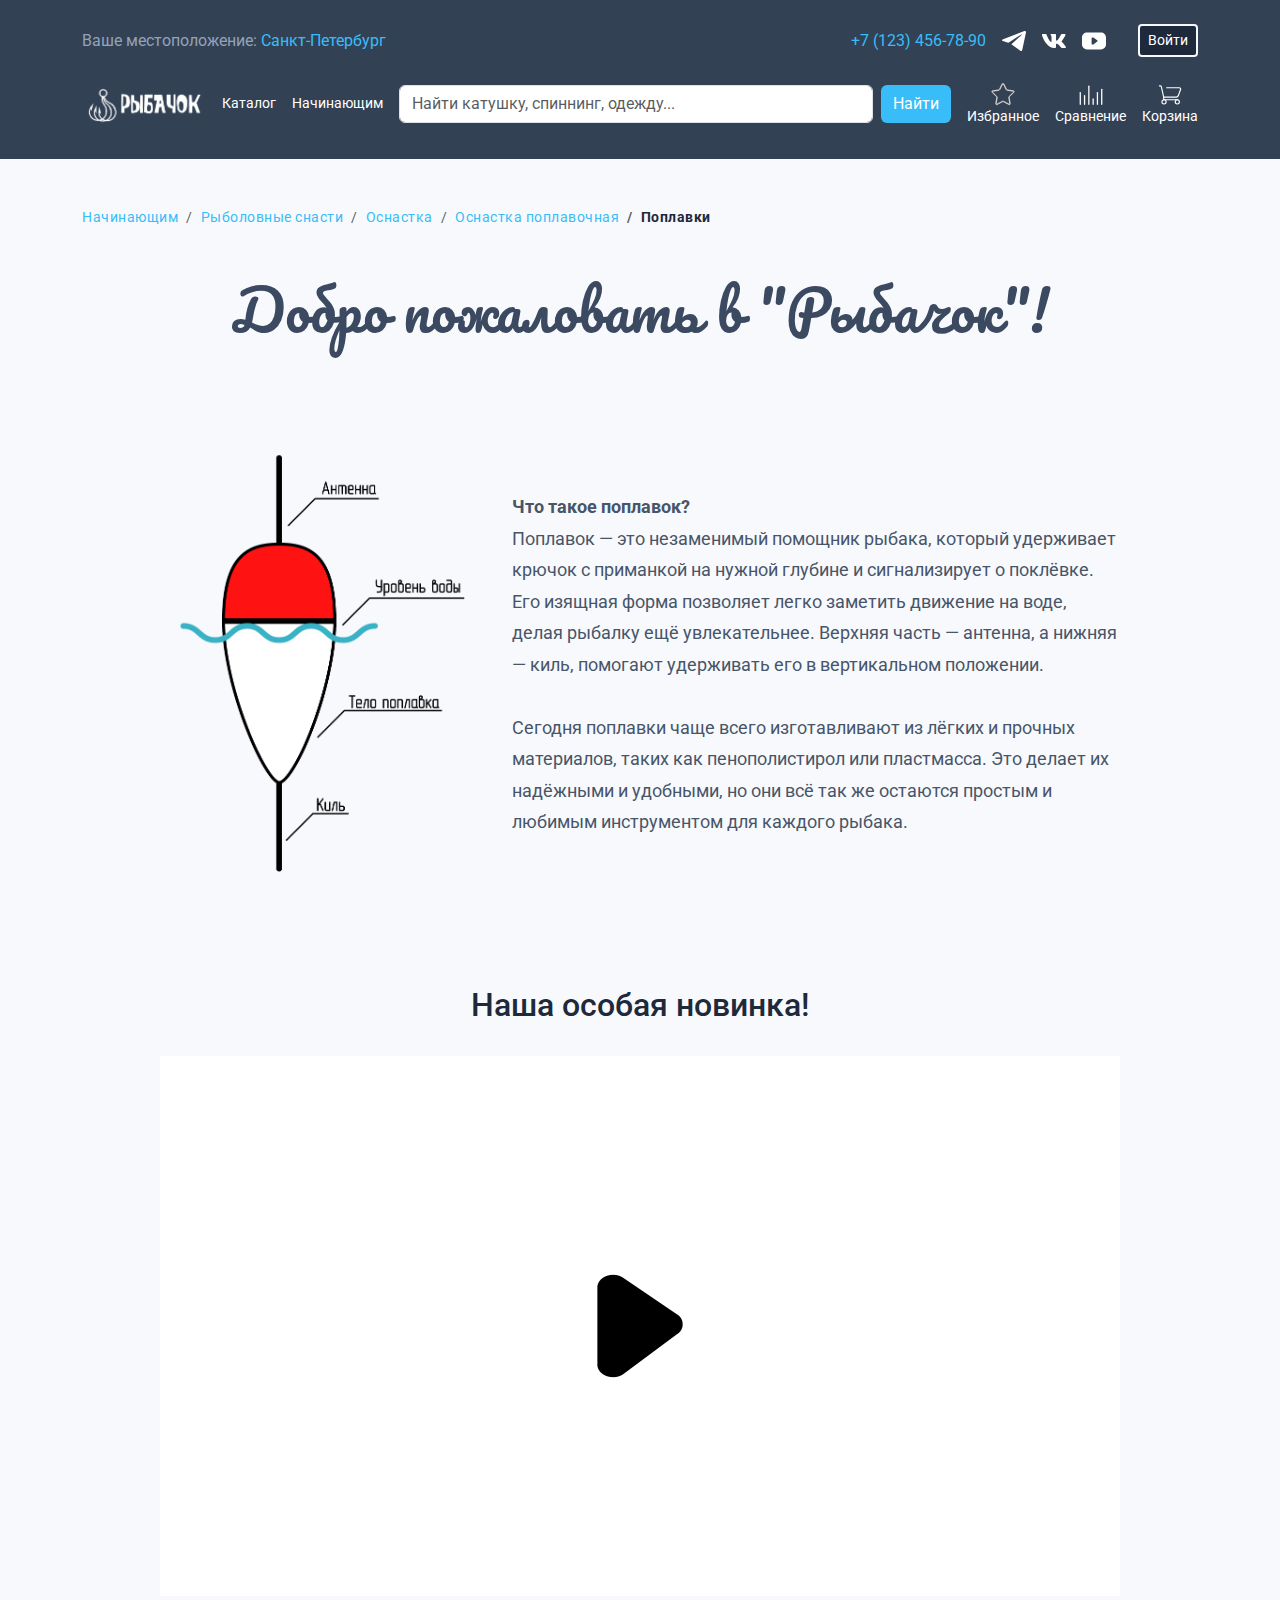
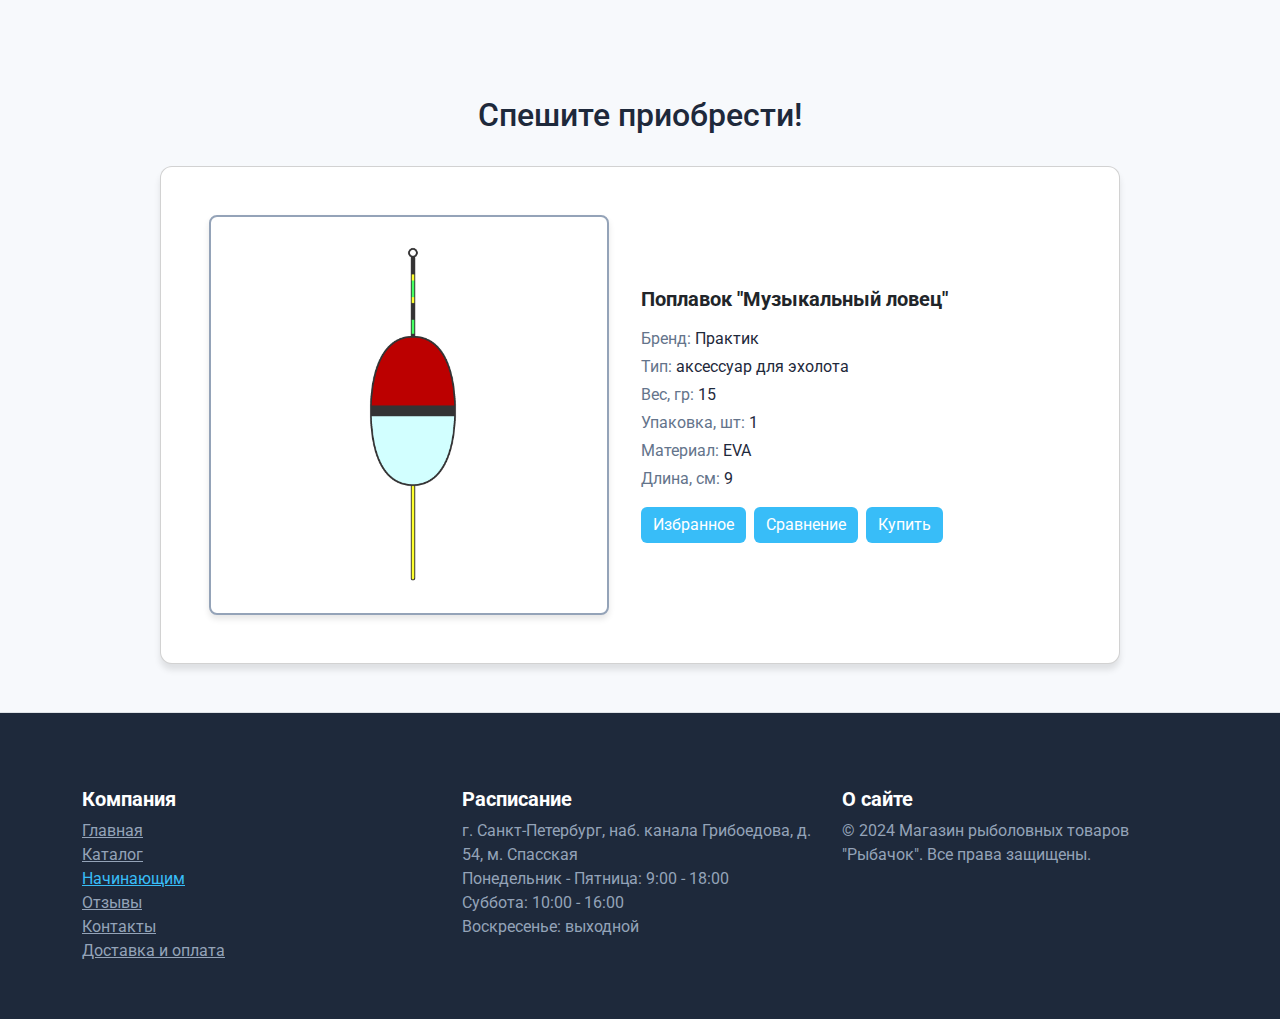
<file: index.html>
<!DOCTYPE html>
<html lang="ru">
<head>
    <meta charset="UTF-8">
    <meta content="width=device-width, initial-scale=1.0" name="viewport">
    <link crossorigin="anonymous" href="https://cdn.jsdelivr.net/npm/bootstrap@5.3.3/dist/css/bootstrap.min.css" integrity="sha384-QWTKZyjpPEjISv5WaRU9OFeRpok6YctnYmDr5pNlyT2bRjXh0JMhjY6hW+ALEwIH" rel="stylesheet">
    <link href="css/index.css" rel="stylesheet">
    <link href="https://fonts.googleapis.com/css2?family=Pacifico&family=Roboto:wght@400;700&display=swap" rel="stylesheet">
    <link href="favicon.ico" rel="icon" type="image/x-icon">
    <meta content="рыбалка, снасти, советы рыбакам" name="keywords">
    <meta content="Рыбачок - крупнейший интернет-магазин, способный порадовать любого рыбака: от начинающих и до опытных" name="description">
    <title>Магазин рыболовных товаров 'Рыбачок'</title>
</head>

<body>
    <header class="border-bottom">
        <div class="container d-flex justify-content-between align-items-center py-2">
            <div class="text-geo">Ваше местоположение: <a class="geo-loc" href="#">Санкт-Петербург</a></div>
            <div class="d-flex align-items-center">
                <div class="me-3 geo-loc">+7 (123) 456-78-90</div>
                <div class="d-flex me-3">
                    <a href="#"><img alt="Логотип Телеграм" class="me-3" src="data/svg/tg.svg" style="height: 24px;"></a>
                    <a href="#"><img alt="Логотип ВКонтакте" class="me-3" src="data/svg/vk.svg" style="height: 24px;"></a>
                    <a href="#"><img alt="Логотип Ютуба" class="me-3" src="data/svg/yt.svg" style="height: 24px;"></a>
                </div>
                <button class="btn btn-header-one btn-outline-primary btn-sm">Войти</button>
            </div>
        </div>
        <nav aria-label="Главная навигация" class="border-bottom">
            <div class="container d-flex align-items-center justify-content-between py-3">
                <div class="d-flex align-items-center">
                    <a href="#"><img alt="Логотип Рыбачок" class="me-3" src="data/stuff/logo.png" style="height: 40px;"></a>
                    <div class="d-flex">
                        <a class="text-header-full me-3" href="#">Каталог</a>
                        <a class="text-header-full" href="#">Начинающим</a>
                    </div>
                </div>
                <form aria-label="Форма поиска" class="d-flex flex-grow-1 mx-3" role="search">
                    <label class="visually-hidden" for="search-input">Введите текст для поиска</label>
                    <input aria-label="Поиск" class="form-control" id="search-input" placeholder="Найти катушку, спиннинг, одежду..." type="search">
                    <button class="btn btn-header-two btn-primary ms-2" type="submit">Найти</button>
                </form>
                <div class="d-flex align-items-center">
                    <div class="text-center me-3">
                        <a class="header-icon" href="#">
                            <img alt="Иконка Избранное" src="data/svg/fav.svg" style="width: 24px; height: 24px;">
                        </a>
                        <a class="text-header-full d-block" href="#">Избранное</a>
                    </div>
                    <div class="text-center me-3">
                        <a class="header-icon" href="#">
                            <img alt="Иконка Сравнение" src="data/svg/cmpr.svg" style="width: 24px; height: 24px;">
                        </a>
                        <a class="text-header-full d-block" href="#">Сравнение</a>
                    </div>
                    <div class="text-center">
                        <a class="header-icon" href="#">
                            <img alt="Иконка Корзина" src="data/svg/shp.svg" style="width: 24px; height: 24px;">
                        </a>
                        <a class="text-header-full d-block" href="#">Корзина</a>
                    </div>
                </div>
            </div>
        </nav>
    </header>
    <main class="container py-5">
        <nav aria-label="breadcrumb">
                <ol class="breadcrumb">
                    <li class="breadcrumb-item"><a href="#">Начинающим</a></li>
                    <li class="breadcrumb-item"><a href="#">Рыболовные снасти</a></li>
                    <li class="breadcrumb-item"><a href="#">Оснастка</a></li>
                    <li class="breadcrumb-item"><a href="#">Оснастка поплавочная</a></li>
                    <li aria-current="page" class="breadcrumb-item active">Поплавки</li>
                </ol>
            </nav>
        <section class="text-center mb-5">
            <h1 class="display-4" style="font-family: 'Pacifico', cursive;">Добро пожаловать в "Рыбачок"!</h1>
            <!--            <p class="lead">Лучший магазин для любителей рыбалки.</p>-->
        </section>
        <section class="mb-5">

<!--            <h2 class="first-block-head text-center">Что такое поплавок</h2>-->
            <div class="d-flex content-wrapper" style="max-width: 960px">
                <img alt="Поплавок с конструкцией" class="me-3 float-image" src="data/stuff/float.png">
                <p class="mb-0 first-block-text text-start"><strong>Что такое поплавок?</strong><br>Поплавок — это незаменимый помощник рыбака, который удерживает крючок с приманкой на нужной глубине и сигнализирует о поклёвке. Его изящная форма позволяет легко заметить движение на воде, делая рыбалку ещё увлекательнее. Верхняя часть — антенна, а нижняя — киль, помогают удерживать его в вертикальном положении.<br><br>Сегодня поплавки чаще всего изготавливают из лёгких и прочных материалов, таких как пенополистирол или пластмасса. Это делает их надёжными и удобными, но они всё так же остаются простым и любимым инструментом для каждого рыбака.</p>
            </div>
        </section>
        <section class="mb-5 text-center">
            <h3 class="first-block-head">Наша особая новинка!</h3>
            <div style="position: relative; width: 960px; height: 540px; margin: 0 auto; overflow: hidden;">
                <div style="transform: scale(0.5); transform-origin: top left; width: 1920px; height: 1080px; position: relative;">
                    <iframe id="animationFrame" src="data/stuff/fakePic.png" style="width: 100%; height: 100%; border: none;"></iframe>
                    <div id="clickLayer" style="position: absolute; top: 0; left: 0; width: 100%; height: 100%; background: transparent; cursor: pointer;"></div>
                </div>
            </div>
        </section>
        <section class="text-center">
            <h3 class="first-block-head mb">Спешите приобрести!</h3>
            <div class="card mx-auto p-3 d-flex flex-row align-items-center product-card" style="max-width: 960px; width: 100%;">
                <div class="float-card">
                    <img alt="Поплавок Музыкальный ловец" class="ms-4 float-image2" src="data/stuff/floatShp.png">
                </div>
                <div class="text-start text-small-pad" style="flex-grow: 1;">
                    <h5 class="card-title mb-3">Поплавок "Музыкальный ловец"</h5>
                    <p class="card-text mb-1">Бренд: <span class="card-text-data">Практик</span></p>
                    <p class="card-text mb-1">Тип: <span class="card-text-data">аксессуар для эхолота</span></p>
                    <p class="card-text mb-1">Вес, гр: <span class="card-text-data">15</span></p>
                    <p class="card-text mb-1">Упаковка, шт: <span class="card-text-data">1</span></p>
                    <p class="card-text mb-1">Материал: <span class="card-text-data">EVA</span></p>
                    <p class="card-text mb-3">Длина, см: <span class="card-text-data">9</span></p>
                    <div class="d-flex mb-0 btn-container">
                        <button class="btn btn-outline-secondary">Избранное</button>
                        <button class="btn btn-outline-secondary">Сравнение</button>
                        <button class="btn btn-card-one btn-primary">Купить</button>
                    </div>

                </div>
            </div>
        </section>
    </main>
    <footer class="py-4 border-top">
        <div class="container footer2">
            <div class="row">
                <div class="col-12 col-md-4 mb-3">
                    <h5 class="footer-block-head">Компания</h5>
                    <ul class="list-unstyled">
                        <li><a class="footer-block-link" href="#">Главная</a></li>
                        <li><a class="footer-block-link" href="#">Каталог</a></li>
                        <li><a class="footer-block-link-active" href="#">Начинающим</a></li>
                        <li><a class="footer-block-link" href="#">Отзывы</a></li>
                        <li><a class="footer-block-link" href="#">Контакты</a></li>
                        <li><a class="footer-block-link" href="#">Доставка и оплата</a></li>
                    </ul>
                </div>
                <div class="col-12 col-md-4 mb-3">
                    <h5 class="footer-block-head">Расписание</h5>
                    <p class="mb-0 footer-block-text">г. Санкт-Петербург, наб. канала Грибоедова, д. 54, м. Спасская</p>
                    <p class="mb-0 footer-block-text">Понедельник - Пятница: 9:00 - 18:00</p>
                    <p class="mb-0 footer-block-text">Суббота: 10:00 - 16:00</p>
                    <p class="mb-0 footer-block-text">Воскресенье: выходной</p>
                </div>
                <div class="col-12 col-md-4 mb-3">
                    <h5 class="footer-block-head">О сайте</h5>
                    <p class="mb-0 footer-block-text">© 2024 Магазин рыболовных товаров "Рыбачок". Все права защищены.</p>
                </div>
            </div>
        </div>
    </footer>
    <script src="https://cdn.jsdelivr.net/npm/bootstrap@5.3.0/dist/js/bootstrap.bundle.min.js"></script>
    <script>
document.addEventListener('DOMContentLoaded', function () {
    var clickLayer = document.getElementById('clickLayer');
    var iframe = document.getElementById('animationFrame');

    clickLayer.addEventListener('click', function () {
        if (iframe.src.includes('final_completed.html')) {
            console.log("Stopping animation...");
            iframe.src = 'data/stuff/fakePic.png';
        } else {
            console.log("Starting animation...");
            iframe.src = 'data/animation/final_completed.html';
        }
    });
});


    </script>
</body>
</html>
</file>
<file: css/index.css>
body {
    font-family: 'Roboto', sans-serif;
    background-color: #f7f9fc;
    color: #3b4a61;
}

header, footer {
    background-color: #1e293b;
    color: #ffffff;
    padding: 1rem 0;
}

.border-bottom {
    background-color: #334155;
    border-bottom: none !important;
}

.text-geo, .footer-block-text, .footer-block-link {
    color: #94a3b8;
}

.geo-loc, .breadcrumb-item a {
    color: #38bdf8;
    text-decoration: none;
}

.geo-loc:hover, .breadcrumb-item a:hover, .footer-block-link:hover,
.footer-block-link:focus {
    text-decoration: underline;
}

.footer-block-link:active, .footer-block-link-active,
.footer-block-link-active:focus, .footer-block-link-active:hover {
    color: #38bdf8;
    text-decoration-color: #38bdf8;
}

.text-header-full {
    font-size: 14px;
    color: #ffffff;
    text-decoration: none;
}

.text-header-full:hover, .text-header-full:focus, .text-header-full:active {
    color: #94a3b8;
}

.breadcrumb {
    background-color: transparent;
    font-size: 0.875rem;
    color: #64748b;
    letter-spacing: 0.5px;
    margin-bottom: 3rem;
}

.breadcrumb-item.active {
    color: #1e293b;
    font-weight: bold;
}

.first-block-head {
    font-size: 2rem;
    color: #1e293b;
    text-align: center;
    margin: 2rem 0;
}

.first-block-text {
    font-size: 1.125rem;
    color: #475569;
    line-height: 1.75;

}

.card-title, .footer-block-head {
    font-size: 1.25rem;
    font-weight: bold;
}

.footer-block-head {
    color: #ffffff;
}

.card-text, .product-card .card-text {
    font-size: 1rem;
    color: #64748b;
}

.card-text-data {
    color: #1e293b;
    text-decoration: none;
}

.float-image {
    max-width: 20rem;
    height: auto;
}
.float-image2 {
    max-width: 8rem;
    height: auto;
}
.float-card {
    width: 400px;
    height: 400px;
    display: flex;
    align-items: center;
    justify-content: center;
    border: 2px solid #94a3b8;
    border-radius: 8px;
    background-color: #ffffff;
    box-shadow: 0 4px 6px rgba(0, 0, 0, 0.1);
    margin: 2rem;
    padding-right: 1rem;
}

.card {
    border-radius: 12px;
    box-shadow: 0 6px 6px rgba(0, 0, 0, 0.1);
    background-color: #ffffff;
    overflow: hidden;
}

.btn-header-two, .btn-card-one, .product-card .btn, .anim-buttons {
    background-color: #38bdf8;
    color: #ffffff;
    border: none;
    transition: all 0.3s ease;
}

.btn-header-two:hover, .btn-card-one:hover, .product-card .btn:hover,
.anim-buttons:hover {
    background-color: #0ea5e9;
    transform: scale(1.05);
}

.btn-header-one {
    background-color: #1e293b !important;
    color: #ffffff;
    border: 2px solid #f7f9fc;
    transition: all 0.3s ease;
}

.btn-header-one:hover {
    background-color: #334155 !important;
}
.product-card .btn-container {
    display: flex;
    /*justify-content: space-between;*/
    gap: 0.5rem;
    padding-right: 30px
}


.anim-buttons {
    font-size: 1rem;
    padding: 0.75rem 1.5rem;
    border-radius: 8px;
    margin: 0.5rem;
}

.anim-buttons:focus {
    outline: none;
}


.content-wrapper {
    display: flex;
    justify-content: center;
    align-items: center;
    text-align: center;
    margin: auto;
    max-width: 80%;
    gap: 1rem; /* Отступ между изображением и текстом */
}

.footer2{
    margin-top: 50px;
}

.mb-5 {
    margin-bottom: 100px !important;
}
</file>
